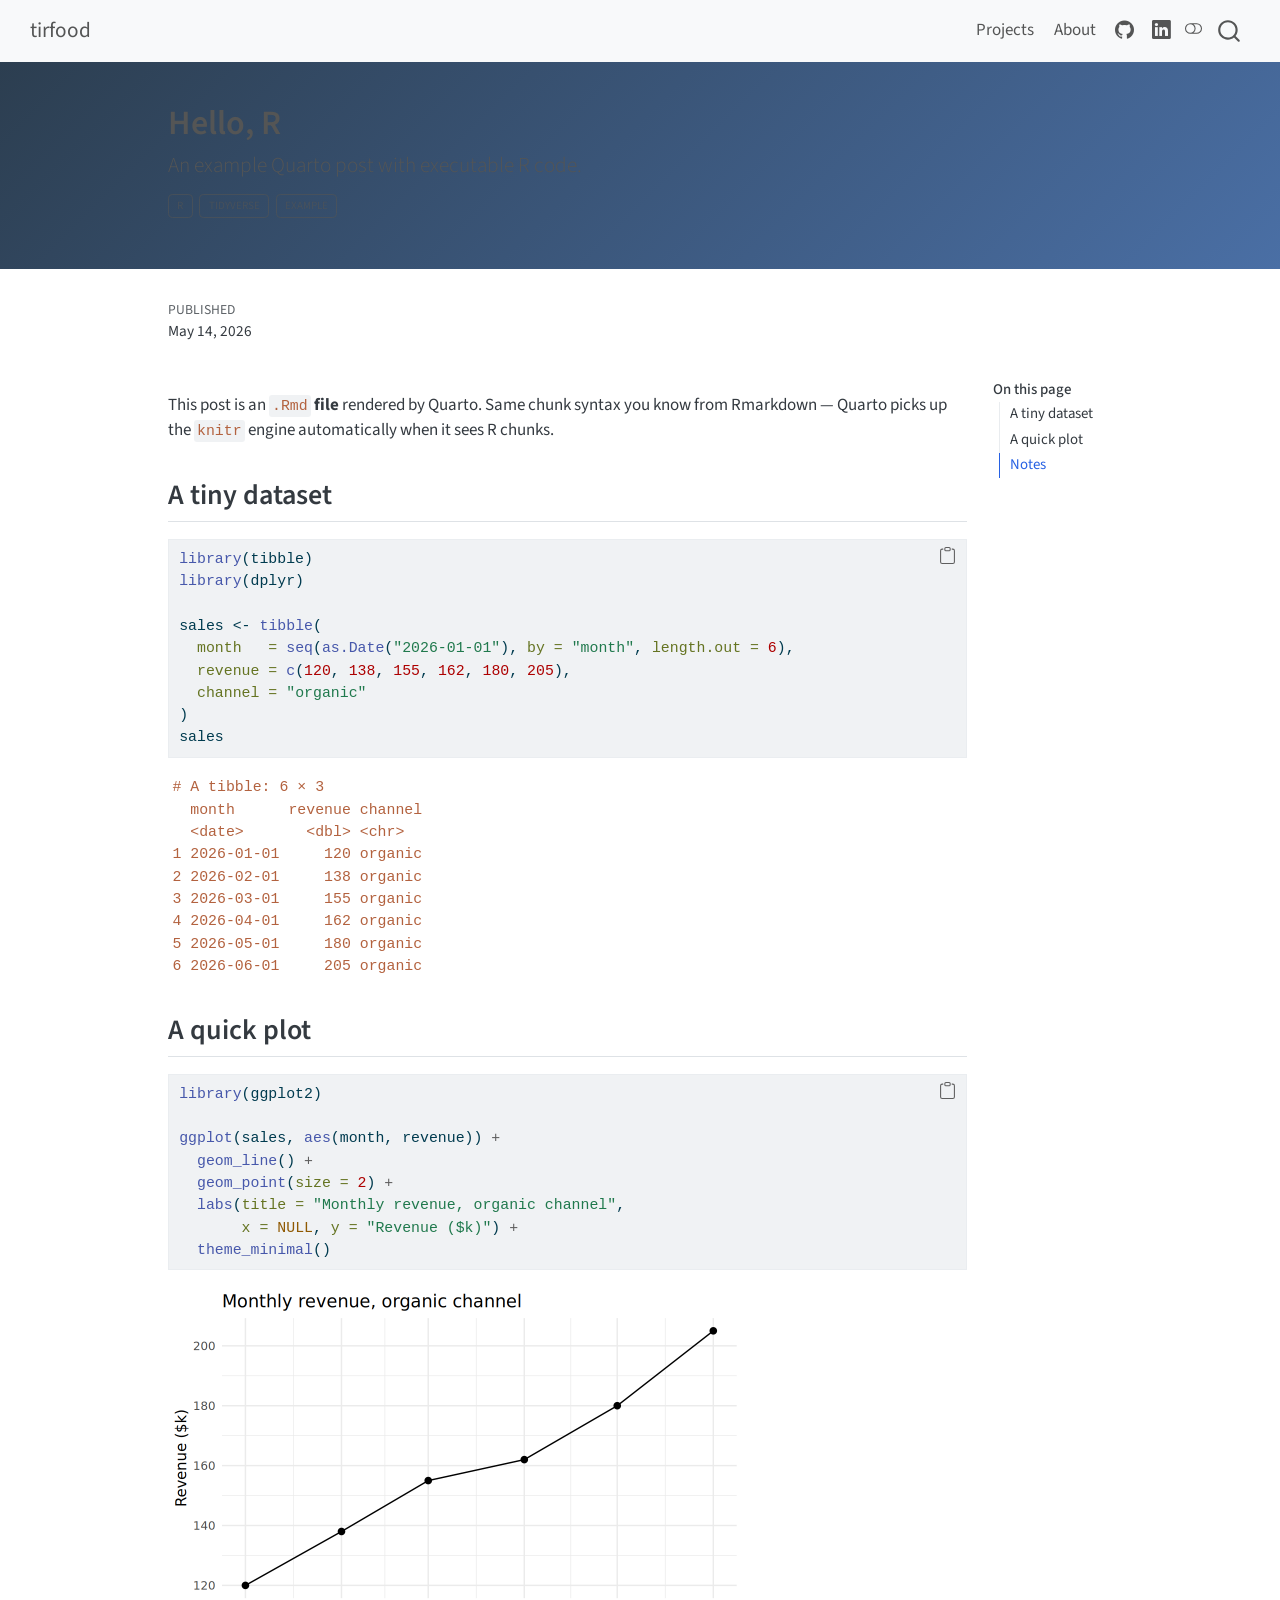
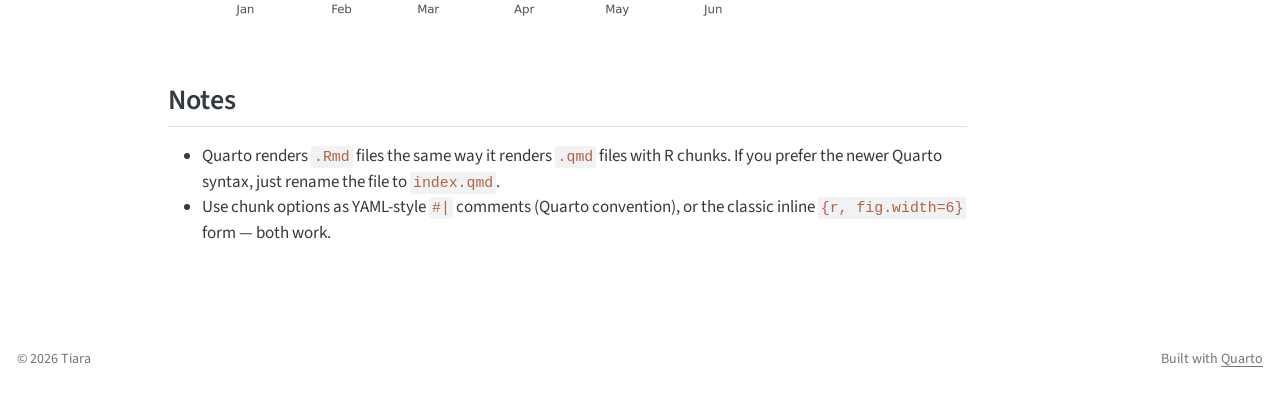
<file: posts/hello-r/index.html>
<!DOCTYPE html>
<html xmlns="http://www.w3.org/1999/xhtml" lang="en" xml:lang="en"><head>

<meta charset="utf-8">
<meta name="generator" content="quarto-1.9.37">

<meta name="viewport" content="width=device-width, initial-scale=1.0, user-scalable=yes">

<meta name="dcterms.date" content="2026-05-14">

<title>Hello, R – tirfood</title>
<style>
/* Default styles provided by pandoc.
** See https://pandoc.org/MANUAL.html#variables-for-html for config info.
*/
code{white-space: pre-wrap;}
span.smallcaps{font-variant: small-caps;}
div.columns{display: flex; gap: min(4vw, 1.5em);}
div.column{flex: auto; overflow-x: auto;}
div.hanging-indent{margin-left: 1.5em; text-indent: -1.5em;}
ul.task-list{list-style: none;}
ul.task-list li input[type="checkbox"] {
  width: 0.8em;
  margin: 0 0.8em 0.2em -1em; /* quarto-specific, see https://github.com/quarto-dev/quarto-cli/issues/4556 */ 
  vertical-align: middle;
}
/* CSS for syntax highlighting */
html { -webkit-text-size-adjust: 100%; }
pre > code.sourceCode { white-space: pre; position: relative; }
pre > code.sourceCode > span { display: inline-block; line-height: 1.25; }
pre > code.sourceCode > span:empty { height: 1.2em; }
.sourceCode { overflow: visible; }
code.sourceCode > span { color: inherit; text-decoration: inherit; }
div.sourceCode { margin: 1em 0; }
pre.sourceCode { margin: 0; }
@media screen {
div.sourceCode { overflow: auto; }
}
@media print {
pre > code.sourceCode { white-space: pre-wrap; }
pre > code.sourceCode > span { text-indent: -5em; padding-left: 5em; }
}
pre.numberSource code
  { counter-reset: source-line 0; }
pre.numberSource code > span
  { position: relative; left: -4em; counter-increment: source-line; }
pre.numberSource code > span > a:first-child::before
  { content: counter(source-line);
    position: relative; left: -1em; text-align: right; vertical-align: baseline;
    border: none; display: inline-block;
    -webkit-touch-callout: none; -webkit-user-select: none;
    -khtml-user-select: none; -moz-user-select: none;
    -ms-user-select: none; user-select: none;
    padding: 0 4px; width: 4em;
  }
pre.numberSource { margin-left: 3em;  padding-left: 4px; }
div.sourceCode
  {   }
@media screen {
pre > code.sourceCode > span > a:first-child::before { text-decoration: underline; }
}
</style>


<script src="../../site_libs/quarto-nav/quarto-nav.js"></script>
<script src="../../site_libs/quarto-nav/headroom.min.js"></script>
<script src="../../site_libs/clipboard/clipboard.min.js"></script>
<script src="../../site_libs/quarto-search/autocomplete.umd.js"></script>
<script src="../../site_libs/quarto-search/fuse.min.js"></script>
<script src="../../site_libs/quarto-search/quarto-search.js"></script>
<meta name="quarto:offset" content="../../">
<script src="../../site_libs/quarto-html/quarto.js" type="module"></script>
<script src="../../site_libs/quarto-html/tabsets/tabsets.js" type="module"></script>
<script src="../../site_libs/quarto-html/popper.min.js"></script>
<script src="../../site_libs/quarto-html/tippy.umd.min.js"></script>
<script src="../../site_libs/quarto-html/anchor.min.js"></script>
<link href="../../site_libs/quarto-html/tippy.css" rel="stylesheet">
<link href="../../site_libs/quarto-html/quarto-syntax-highlighting-7f8f88aac4f3542376d5c11b86a4c14d.css" rel="stylesheet" class="quarto-color-scheme" id="quarto-text-highlighting-styles">
<link href="../../site_libs/quarto-html/quarto-syntax-highlighting-dark-d0ae9245876894da5ac7e18953ecc5cc.css" rel="stylesheet" class="quarto-color-scheme quarto-color-alternate" id="quarto-text-highlighting-styles">
<link href="../../site_libs/quarto-html/quarto-syntax-highlighting-7f8f88aac4f3542376d5c11b86a4c14d.css" rel="stylesheet" class="quarto-color-scheme-extra" id="quarto-text-highlighting-styles">
<script src="../../site_libs/bootstrap/bootstrap.min.js"></script>
<link href="../../site_libs/bootstrap/bootstrap-icons.css" rel="stylesheet">
<link href="../../site_libs/bootstrap/bootstrap-43a696256adf50440414d81198bd6c43.min.css" rel="stylesheet" append-hash="true" class="quarto-color-scheme" id="quarto-bootstrap" data-mode="light">
<link href="../../site_libs/bootstrap/bootstrap-dark-e6a614bff40283066139be46ea108f95.min.css" rel="stylesheet" append-hash="true" class="quarto-color-scheme quarto-color-alternate" id="quarto-bootstrap" data-mode="dark">
<link href="../../site_libs/bootstrap/bootstrap-43a696256adf50440414d81198bd6c43.min.css" rel="stylesheet" append-hash="true" class="quarto-color-scheme-extra" id="quarto-bootstrap" data-mode="light">
<script id="quarto-search-options" type="application/json">{
  "location": "navbar",
  "copy-button": false,
  "collapse-after": 3,
  "panel-placement": "end",
  "type": "overlay",
  "limit": 50,
  "keyboard-shortcut": [
    "f",
    "/",
    "s"
  ],
  "show-item-context": false,
  "language": {
    "search-no-results-text": "No results",
    "search-matching-documents-text": "matching documents",
    "search-copy-link-title": "Copy link to search",
    "search-hide-matches-text": "Hide additional matches",
    "search-more-match-text": "more match in this document",
    "search-more-matches-text": "more matches in this document",
    "search-clear-button-title": "Clear",
    "search-text-placeholder": "",
    "search-detached-cancel-button-title": "Cancel",
    "search-submit-button-title": "Submit",
    "search-label": "Search"
  }
}</script>


<link rel="stylesheet" href="../../styles.css">
</head>

<body class="nav-fixed quarto-light"><script id="quarto-html-before-body" type="application/javascript">
    const toggleBodyColorMode = (bsSheetEl) => {
      const mode = bsSheetEl.getAttribute("data-mode");
      const bodyEl = window.document.querySelector("body");
      if (mode === "dark") {
        bodyEl.classList.add("quarto-dark");
        bodyEl.classList.remove("quarto-light");
      } else {
        bodyEl.classList.add("quarto-light");
        bodyEl.classList.remove("quarto-dark");
      }
    }
    const toggleBodyColorPrimary = () => {
      const bsSheetEl = window.document.querySelector("link#quarto-bootstrap:not([rel=disabled-stylesheet])");
      if (bsSheetEl) {
        toggleBodyColorMode(bsSheetEl);
      }
    }
    const setColorSchemeToggle = (alternate) => {
      const toggles = window.document.querySelectorAll('.quarto-color-scheme-toggle');
      for (let i=0; i < toggles.length; i++) {
        const toggle = toggles[i];
        if (toggle) {
          if (alternate) {
            toggle.classList.add("alternate");
          } else {
            toggle.classList.remove("alternate");
          }
        }
      }
    };
    const toggleColorMode = (alternate) => {
      // Switch the stylesheets
      const primaryStylesheets = window.document.querySelectorAll('link.quarto-color-scheme:not(.quarto-color-alternate)');
      const alternateStylesheets = window.document.querySelectorAll('link.quarto-color-scheme.quarto-color-alternate');
      manageTransitions('#quarto-margin-sidebar .nav-link', false);
      if (alternate) {
        // note: dark is layered on light, we don't disable primary!
        enableStylesheet(alternateStylesheets);
        for (const sheetNode of alternateStylesheets) {
          if (sheetNode.id === "quarto-bootstrap") {
            toggleBodyColorMode(sheetNode);
          }
        }
      } else {
        disableStylesheet(alternateStylesheets);
        enableStylesheet(primaryStylesheets)
        toggleBodyColorPrimary();
      }
      manageTransitions('#quarto-margin-sidebar .nav-link', true);
      // Switch the toggles
      setColorSchemeToggle(alternate)
      // Hack to workaround the fact that safari doesn't
      // properly recolor the scrollbar when toggling (#1455)
      if (navigator.userAgent.indexOf('Safari') > 0 && navigator.userAgent.indexOf('Chrome') == -1) {
        manageTransitions("body", false);
        window.scrollTo(0, 1);
        setTimeout(() => {
          window.scrollTo(0, 0);
          manageTransitions("body", true);
        }, 40);
      }
    }
    const disableStylesheet = (stylesheets) => {
      for (let i=0; i < stylesheets.length; i++) {
        const stylesheet = stylesheets[i];
        stylesheet.rel = 'disabled-stylesheet';
      }
    }
    const enableStylesheet = (stylesheets) => {
      for (let i=0; i < stylesheets.length; i++) {
        const stylesheet = stylesheets[i];
        if(stylesheet.rel !== 'stylesheet') { // for Chrome, which will still FOUC without this check
          stylesheet.rel = 'stylesheet';
        }
      }
    }
    const manageTransitions = (selector, allowTransitions) => {
      const els = window.document.querySelectorAll(selector);
      for (let i=0; i < els.length; i++) {
        const el = els[i];
        if (allowTransitions) {
          el.classList.remove('notransition');
        } else {
          el.classList.add('notransition');
        }
      }
    }
    const isFileUrl = () => {
      return window.location.protocol === 'file:';
    }
    const hasAlternateSentinel = () => {
      let styleSentinel = getColorSchemeSentinel();
      if (styleSentinel !== null) {
        return styleSentinel === "alternate";
      } else {
        return false;
      }
    }
    const setStyleSentinel = (alternate) => {
      const value = alternate ? "alternate" : "default";
      if (!isFileUrl()) {
        window.localStorage.setItem("quarto-color-scheme", value);
      } else {
        localAlternateSentinel = value;
      }
    }
    const getColorSchemeSentinel = () => {
      if (!isFileUrl()) {
        const storageValue = window.localStorage.getItem("quarto-color-scheme");
        return storageValue != null ? storageValue : localAlternateSentinel;
      } else {
        return localAlternateSentinel;
      }
    }
    const toggleGiscusIfUsed = (isAlternate, darkModeDefault) => {
      const baseTheme = document.querySelector('#giscus-base-theme')?.value ?? 'light';
      const alternateTheme = document.querySelector('#giscus-alt-theme')?.value ?? 'dark';
      let newTheme = '';
      if(authorPrefersDark) {
        newTheme = isAlternate ? baseTheme : alternateTheme;
      } else {
        newTheme = isAlternate ? alternateTheme : baseTheme;
      }
      const changeGiscusTheme = () => {
        // From: https://github.com/giscus/giscus/issues/336
        const sendMessage = (message) => {
          const iframe = document.querySelector('iframe.giscus-frame');
          if (!iframe) return;
          iframe.contentWindow.postMessage({ giscus: message }, 'https://giscus.app');
        }
        sendMessage({
          setConfig: {
            theme: newTheme
          }
        });
      }
      const isGiscussLoaded = window.document.querySelector('iframe.giscus-frame') !== null;
      if (isGiscussLoaded) {
        changeGiscusTheme();
      }
    };
    const authorPrefersDark = false;
    const darkModeDefault = authorPrefersDark;
      document.querySelector('link#quarto-text-highlighting-styles.quarto-color-scheme-extra').rel = 'disabled-stylesheet';
      document.querySelector('link#quarto-bootstrap.quarto-color-scheme-extra').rel = 'disabled-stylesheet';
    let localAlternateSentinel = darkModeDefault ? 'alternate' : 'default';
    // Dark / light mode switch
    window.quartoToggleColorScheme = () => {
      // Read the current dark / light value
      let toAlternate = !hasAlternateSentinel();
      toggleColorMode(toAlternate);
      setStyleSentinel(toAlternate);
      toggleGiscusIfUsed(toAlternate, darkModeDefault);
      window.dispatchEvent(new Event('resize'));
    };
    // Switch to dark mode if need be
    if (hasAlternateSentinel()) {
      toggleColorMode(true);
    } else {
      toggleColorMode(false);
    }
  </script>

<div id="quarto-search-results"></div>
  <header id="quarto-header" class="headroom fixed-top quarto-banner">
    <nav class="navbar navbar-expand-lg " data-bs-theme="dark">
      <div class="navbar-container container-fluid">
      <div class="navbar-brand-container mx-auto">
    <a class="navbar-brand" href="../../index.html">
    <span class="navbar-title">tirfood</span>
    </a>
  </div>
            <div id="quarto-search" class="" title="Search"></div>
          <button class="navbar-toggler" type="button" data-bs-toggle="collapse" data-bs-target="#navbarCollapse" aria-controls="navbarCollapse" role="menu" aria-expanded="false" aria-label="Toggle navigation" onclick="if (window.quartoToggleHeadroom) { window.quartoToggleHeadroom(); }">
  <span class="navbar-toggler-icon"></span>
</button>
          <div class="collapse navbar-collapse" id="navbarCollapse">
            <ul class="navbar-nav navbar-nav-scroll ms-auto">
  <li class="nav-item">
    <a class="nav-link" href="../../index.html"> 
<span class="menu-text">Projects</span></a>
  </li>  
  <li class="nav-item">
    <a class="nav-link" href="../../about.html"> 
<span class="menu-text">About</span></a>
  </li>  
  <li class="nav-item compact">
    <a class="nav-link" href="https://github.com/tiaradwiputri"> <i class="bi bi-github" role="img">
</i> 
<span class="menu-text"></span></a>
  </li>  
  <li class="nav-item compact">
    <a class="nav-link" href="https://www.linkedin.com/"> <i class="bi bi-linkedin" role="img">
</i> 
<span class="menu-text"></span></a>
  </li>  
</ul>
          </div> <!-- /navcollapse -->
            <div class="quarto-navbar-tools">
  <a href="" class="quarto-color-scheme-toggle quarto-navigation-tool  px-1" onclick="window.quartoToggleColorScheme(); return false;" title="Toggle dark mode"><i class="bi"></i></a>
</div>
      </div> <!-- /container-fluid -->
    </nav>
</header>
<!-- content -->
<header id="title-block-header" class="quarto-title-block default page-columns page-full">
  <div class="quarto-title-banner page-columns page-full">
    <div class="quarto-title column-body">
      <h1 class="title">Hello, R</h1>
            <p class="subtitle lead">An example Quarto post with executable R code.</p>
                                <div class="quarto-categories">
                <div class="quarto-category">r</div>
                <div class="quarto-category">tidyverse</div>
                <div class="quarto-category">example</div>
              </div>
                  </div>
  </div>
    
  
  <div class="quarto-title-meta">

      
      <div>
      <div class="quarto-title-meta-heading">Published</div>
      <div class="quarto-title-meta-contents">
        <p class="date">May 14, 2026</p>
      </div>
    </div>
    
      
    </div>
    
  
  </header><div id="quarto-content" class="quarto-container page-columns page-rows-contents page-layout-article page-navbar">
<!-- sidebar -->
<!-- margin-sidebar -->
    <div id="quarto-margin-sidebar" class="sidebar margin-sidebar">
        <nav id="TOC" role="doc-toc" class="toc-active">
    <h2 id="toc-title">On this page</h2>
   
  <ul>
  <li><a href="#a-tiny-dataset" id="toc-a-tiny-dataset" class="nav-link active" data-scroll-target="#a-tiny-dataset">A tiny dataset</a></li>
  <li><a href="#a-quick-plot" id="toc-a-quick-plot" class="nav-link" data-scroll-target="#a-quick-plot">A quick plot</a></li>
  <li><a href="#notes" id="toc-notes" class="nav-link" data-scroll-target="#notes">Notes</a></li>
  </ul>
</nav>
    </div>
<!-- main -->
<main class="content quarto-banner-title-block" id="quarto-document-content">






<p>This post is an <strong><code>.Rmd</code> file</strong> rendered by Quarto. Same chunk syntax you know from Rmarkdown — Quarto picks up the <code>knitr</code> engine automatically when it sees R chunks.</p>
<section id="a-tiny-dataset" class="level2">
<h2 class="anchored" data-anchor-id="a-tiny-dataset">A tiny dataset</h2>
<div class="cell">
<div class="code-copy-outer-scaffold"><div class="sourceCode cell-code" id="cb1"><pre class="sourceCode r code-with-copy"><code class="sourceCode r"><span id="cb1-1"><a href="#cb1-1" aria-hidden="true" tabindex="-1"></a><span class="fu">library</span>(tibble)</span>
<span id="cb1-2"><a href="#cb1-2" aria-hidden="true" tabindex="-1"></a><span class="fu">library</span>(dplyr)</span>
<span id="cb1-3"><a href="#cb1-3" aria-hidden="true" tabindex="-1"></a></span>
<span id="cb1-4"><a href="#cb1-4" aria-hidden="true" tabindex="-1"></a>sales <span class="ot">&lt;-</span> <span class="fu">tibble</span>(</span>
<span id="cb1-5"><a href="#cb1-5" aria-hidden="true" tabindex="-1"></a>  <span class="at">month   =</span> <span class="fu">seq</span>(<span class="fu">as.Date</span>(<span class="st">"2026-01-01"</span>), <span class="at">by =</span> <span class="st">"month"</span>, <span class="at">length.out =</span> <span class="dv">6</span>),</span>
<span id="cb1-6"><a href="#cb1-6" aria-hidden="true" tabindex="-1"></a>  <span class="at">revenue =</span> <span class="fu">c</span>(<span class="dv">120</span>, <span class="dv">138</span>, <span class="dv">155</span>, <span class="dv">162</span>, <span class="dv">180</span>, <span class="dv">205</span>),</span>
<span id="cb1-7"><a href="#cb1-7" aria-hidden="true" tabindex="-1"></a>  <span class="at">channel =</span> <span class="st">"organic"</span></span>
<span id="cb1-8"><a href="#cb1-8" aria-hidden="true" tabindex="-1"></a>)</span>
<span id="cb1-9"><a href="#cb1-9" aria-hidden="true" tabindex="-1"></a>sales</span></code></pre></div><button title="Copy to Clipboard" class="code-copy-button"><i class="bi"></i></button></div>
<div class="cell-output cell-output-stdout">
<pre><code># A tibble: 6 × 3
  month      revenue channel
  &lt;date&gt;       &lt;dbl&gt; &lt;chr&gt;  
1 2026-01-01     120 organic
2 2026-02-01     138 organic
3 2026-03-01     155 organic
4 2026-04-01     162 organic
5 2026-05-01     180 organic
6 2026-06-01     205 organic</code></pre>
</div>
</div>
</section>
<section id="a-quick-plot" class="level2">
<h2 class="anchored" data-anchor-id="a-quick-plot">A quick plot</h2>
<div class="cell">
<div class="code-copy-outer-scaffold"><div class="sourceCode cell-code" id="cb3"><pre class="sourceCode r code-with-copy"><code class="sourceCode r"><span id="cb3-1"><a href="#cb3-1" aria-hidden="true" tabindex="-1"></a><span class="fu">library</span>(ggplot2)</span>
<span id="cb3-2"><a href="#cb3-2" aria-hidden="true" tabindex="-1"></a></span>
<span id="cb3-3"><a href="#cb3-3" aria-hidden="true" tabindex="-1"></a><span class="fu">ggplot</span>(sales, <span class="fu">aes</span>(month, revenue)) <span class="sc">+</span></span>
<span id="cb3-4"><a href="#cb3-4" aria-hidden="true" tabindex="-1"></a>  <span class="fu">geom_line</span>() <span class="sc">+</span></span>
<span id="cb3-5"><a href="#cb3-5" aria-hidden="true" tabindex="-1"></a>  <span class="fu">geom_point</span>(<span class="at">size =</span> <span class="dv">2</span>) <span class="sc">+</span></span>
<span id="cb3-6"><a href="#cb3-6" aria-hidden="true" tabindex="-1"></a>  <span class="fu">labs</span>(<span class="at">title =</span> <span class="st">"Monthly revenue, organic channel"</span>,</span>
<span id="cb3-7"><a href="#cb3-7" aria-hidden="true" tabindex="-1"></a>       <span class="at">x =</span> <span class="cn">NULL</span>, <span class="at">y =</span> <span class="st">"Revenue ($k)"</span>) <span class="sc">+</span></span>
<span id="cb3-8"><a href="#cb3-8" aria-hidden="true" tabindex="-1"></a>  <span class="fu">theme_minimal</span>()</span></code></pre></div><button title="Copy to Clipboard" class="code-copy-button"><i class="bi"></i></button></div>
<div class="cell-output-display">
<div>
<figure class="figure">
<p><img src="index_files/figure-html/unnamed-chunk-2-1.png" class="img-fluid figure-img" width="576"></p>
</figure>
</div>
</div>
</div>
</section>
<section id="notes" class="level2">
<h2 class="anchored" data-anchor-id="notes">Notes</h2>
<ul>
<li>Quarto renders <code>.Rmd</code> files the same way it renders <code>.qmd</code> files with R chunks. If you prefer the newer Quarto syntax, just rename the file to <code>index.qmd</code>.</li>
<li>Use chunk options as YAML-style <code>#|</code> comments (Quarto convention), or the classic inline <code>{r, fig.width=6}</code> form — both work.</li>
</ul>


</section>

</main> <!-- /main -->
<script id="quarto-html-after-body" type="application/javascript">
  window.document.addEventListener("DOMContentLoaded", function (event) {
    // Ensure there is a toggle, if there isn't float one in the top right
    if (window.document.querySelector('.quarto-color-scheme-toggle') === null) {
      const a = window.document.createElement('a');
      a.classList.add('top-right');
      a.classList.add('quarto-color-scheme-toggle');
      a.href = "";
      a.onclick = function() { try { window.quartoToggleColorScheme(); } catch {} return false; };
      const i = window.document.createElement("i");
      i.classList.add('bi');
      a.appendChild(i);
      window.document.body.appendChild(a);
    }
    setColorSchemeToggle(hasAlternateSentinel())
    const icon = "";
    const anchorJS = new window.AnchorJS();
    anchorJS.options = {
      placement: 'right',
      icon: icon
    };
    anchorJS.add('.anchored');
    const isCodeAnnotation = (el) => {
      for (const clz of el.classList) {
        if (clz.startsWith('code-annotation-')) {                     
          return true;
        }
      }
      return false;
    }
    const onCopySuccess = function(e) {
      // button target
      const button = e.trigger;
      // don't keep focus
      button.blur();
      // flash "checked"
      button.classList.add('code-copy-button-checked');
      var currentTitle = button.getAttribute("title");
      button.setAttribute("title", "Copied!");
      let tooltip;
      if (window.bootstrap) {
        button.setAttribute("data-bs-toggle", "tooltip");
        button.setAttribute("data-bs-placement", "left");
        button.setAttribute("data-bs-title", "Copied!");
        tooltip = new bootstrap.Tooltip(button, 
          { trigger: "manual", 
            customClass: "code-copy-button-tooltip",
            offset: [0, -8]});
        tooltip.show();    
      }
      setTimeout(function() {
        if (tooltip) {
          tooltip.hide();
          button.removeAttribute("data-bs-title");
          button.removeAttribute("data-bs-toggle");
          button.removeAttribute("data-bs-placement");
        }
        button.setAttribute("title", currentTitle);
        button.classList.remove('code-copy-button-checked');
      }, 1000);
      // clear code selection
      e.clearSelection();
    }
    const getTextToCopy = function(trigger) {
      const outerScaffold = trigger.parentElement.cloneNode(true);
      const codeEl = outerScaffold.querySelector('code');
      for (const childEl of codeEl.children) {
        if (isCodeAnnotation(childEl)) {
          childEl.remove();
        }
      }
      return codeEl.innerText;
    }
    const clipboard = new window.ClipboardJS('.code-copy-button:not([data-in-quarto-modal])', {
      text: getTextToCopy
    });
    clipboard.on('success', onCopySuccess);
    if (window.document.getElementById('quarto-embedded-source-code-modal')) {
      const clipboardModal = new window.ClipboardJS('.code-copy-button[data-in-quarto-modal]', {
        text: getTextToCopy,
        container: window.document.getElementById('quarto-embedded-source-code-modal')
      });
      clipboardModal.on('success', onCopySuccess);
    }
      var localhostRegex = new RegExp(/^(?:http|https):\/\/localhost\:?[0-9]*\//);
      var mailtoRegex = new RegExp(/^mailto:/);
        var filterRegex = new RegExp("https:\/\/tiaradwiputri\.github\.io\/tirfood");
      var isInternal = (href) => {
          return filterRegex.test(href) || localhostRegex.test(href) || mailtoRegex.test(href);
      }
      // Inspect non-navigation links and adorn them if external
     var links = window.document.querySelectorAll('a[href]:not(.nav-link):not(.navbar-brand):not(.toc-action):not(.sidebar-link):not(.sidebar-item-toggle):not(.pagination-link):not(.no-external):not([aria-hidden]):not(.dropdown-item):not(.quarto-navigation-tool):not(.about-link)');
      for (var i=0; i<links.length; i++) {
        const link = links[i];
        if (!isInternal(link.href)) {
          // undo the damage that might have been done by quarto-nav.js in the case of
          // links that we want to consider external
          if (link.dataset.originalHref !== undefined) {
            link.href = link.dataset.originalHref;
          }
        }
      }
    function tippyHover(el, contentFn, onTriggerFn, onUntriggerFn) {
      const config = {
        allowHTML: true,
        maxWidth: 500,
        delay: 100,
        arrow: false,
        appendTo: function(el) {
            return el.parentElement;
        },
        interactive: true,
        interactiveBorder: 10,
        theme: 'quarto',
        placement: 'bottom-start',
      };
      if (contentFn) {
        config.content = contentFn;
      }
      if (onTriggerFn) {
        config.onTrigger = onTriggerFn;
      }
      if (onUntriggerFn) {
        config.onUntrigger = onUntriggerFn;
      }
      window.tippy(el, config); 
    }
    const noterefs = window.document.querySelectorAll('a[role="doc-noteref"]');
    for (var i=0; i<noterefs.length; i++) {
      const ref = noterefs[i];
      tippyHover(ref, function() {
        // use id or data attribute instead here
        let href = ref.getAttribute('data-footnote-href') || ref.getAttribute('href');
        try { href = new URL(href).hash; } catch {}
        const id = href.replace(/^#\/?/, "");
        const note = window.document.getElementById(id);
        if (note) {
          return note.innerHTML;
        } else {
          return "";
        }
      });
    }
    const xrefs = window.document.querySelectorAll('a.quarto-xref');
    const processXRef = (id, note) => {
      // Strip column container classes
      const stripColumnClz = (el) => {
        el.classList.remove("page-full", "page-columns");
        if (el.children) {
          for (const child of el.children) {
            stripColumnClz(child);
          }
        }
      }
      stripColumnClz(note)
      if (id === null || id.startsWith('sec-')) {
        // Special case sections, only their first couple elements
        const container = document.createElement("div");
        if (note.children && note.children.length > 2) {
          container.appendChild(note.children[0].cloneNode(true));
          for (let i = 1; i < note.children.length; i++) {
            const child = note.children[i];
            if (child.tagName === "P" && child.innerText === "") {
              continue;
            } else {
              container.appendChild(child.cloneNode(true));
              break;
            }
          }
          if (window.Quarto?.typesetMath) {
            window.Quarto.typesetMath(container);
          }
          return container.innerHTML
        } else {
          if (window.Quarto?.typesetMath) {
            window.Quarto.typesetMath(note);
          }
          return note.innerHTML;
        }
      } else {
        // Remove any anchor links if they are present
        const anchorLink = note.querySelector('a.anchorjs-link');
        if (anchorLink) {
          anchorLink.remove();
        }
        if (window.Quarto?.typesetMath) {
          window.Quarto.typesetMath(note);
        }
        if (note.classList.contains("callout")) {
          return note.outerHTML;
        } else {
          return note.innerHTML;
        }
      }
    }
    for (var i=0; i<xrefs.length; i++) {
      const xref = xrefs[i];
      tippyHover(xref, undefined, function(instance) {
        instance.disable();
        let url = xref.getAttribute('href');
        let hash = undefined; 
        if (url.startsWith('#')) {
          hash = url;
        } else {
          try { hash = new URL(url).hash; } catch {}
        }
        if (hash) {
          const id = hash.replace(/^#\/?/, "");
          const note = window.document.getElementById(id);
          if (note !== null) {
            try {
              const html = processXRef(id, note.cloneNode(true));
              instance.setContent(html);
            } finally {
              instance.enable();
              instance.show();
            }
          } else {
            // See if we can fetch this
            fetch(url.split('#')[0])
            .then(res => res.text())
            .then(html => {
              const parser = new DOMParser();
              const htmlDoc = parser.parseFromString(html, "text/html");
              const note = htmlDoc.getElementById(id);
              if (note !== null) {
                const html = processXRef(id, note);
                instance.setContent(html);
              } 
            }).finally(() => {
              instance.enable();
              instance.show();
            });
          }
        } else {
          // See if we can fetch a full url (with no hash to target)
          // This is a special case and we should probably do some content thinning / targeting
          fetch(url)
          .then(res => res.text())
          .then(html => {
            const parser = new DOMParser();
            const htmlDoc = parser.parseFromString(html, "text/html");
            const note = htmlDoc.querySelector('main.content');
            if (note !== null) {
              // This should only happen for chapter cross references
              // (since there is no id in the URL)
              // remove the first header
              if (note.children.length > 0 && note.children[0].tagName === "HEADER") {
                note.children[0].remove();
              }
              const html = processXRef(null, note);
              instance.setContent(html);
            } 
          }).finally(() => {
            instance.enable();
            instance.show();
          });
        }
      }, function(instance) {
      });
    }
        let selectedAnnoteEl;
        const selectorForAnnotation = ( cell, annotation) => {
          let cellAttr = 'data-code-cell="' + cell + '"';
          let lineAttr = 'data-code-annotation="' +  annotation + '"';
          const selector = 'span[' + cellAttr + '][' + lineAttr + ']';
          return selector;
        }
        const selectCodeLines = (annoteEl) => {
          const doc = window.document;
          const targetCell = annoteEl.getAttribute("data-target-cell");
          const targetAnnotation = annoteEl.getAttribute("data-target-annotation");
          const annoteSpan = window.document.querySelector(selectorForAnnotation(targetCell, targetAnnotation));
          const lines = annoteSpan.getAttribute("data-code-lines").split(",");
          const lineIds = lines.map((line) => {
            return targetCell + "-" + line;
          })
          let top = null;
          let height = null;
          let parent = null;
          if (lineIds.length > 0) {
              //compute the position of the single el (top and bottom and make a div)
              const el = window.document.getElementById(lineIds[0]);
              top = el.offsetTop;
              height = el.offsetHeight;
              parent = el.parentElement.parentElement;
            if (lineIds.length > 1) {
              const lastEl = window.document.getElementById(lineIds[lineIds.length - 1]);
              const bottom = lastEl.offsetTop + lastEl.offsetHeight;
              height = bottom - top;
            }
            if (top !== null && height !== null && parent !== null) {
              // cook up a div (if necessary) and position it 
              let div = window.document.getElementById("code-annotation-line-highlight");
              if (div === null) {
                div = window.document.createElement("div");
                div.setAttribute("id", "code-annotation-line-highlight");
                div.style.position = 'absolute';
                parent.appendChild(div);
              }
              div.style.top = top - 2 + "px";
              div.style.height = height + 4 + "px";
              div.style.left = 0;
              let gutterDiv = window.document.getElementById("code-annotation-line-highlight-gutter");
              if (gutterDiv === null) {
                gutterDiv = window.document.createElement("div");
                gutterDiv.setAttribute("id", "code-annotation-line-highlight-gutter");
                gutterDiv.style.position = 'absolute';
                const codeCell = window.document.getElementById(targetCell);
                const gutter = codeCell.querySelector('.code-annotation-gutter');
                gutter.appendChild(gutterDiv);
              }
              gutterDiv.style.top = top - 2 + "px";
              gutterDiv.style.height = height + 4 + "px";
            }
            selectedAnnoteEl = annoteEl;
          }
        };
        const unselectCodeLines = () => {
          const elementsIds = ["code-annotation-line-highlight", "code-annotation-line-highlight-gutter"];
          elementsIds.forEach((elId) => {
            const div = window.document.getElementById(elId);
            if (div) {
              div.remove();
            }
          });
          selectedAnnoteEl = undefined;
        };
          // Handle positioning of the toggle
      window.addEventListener(
        "resize",
        throttle(() => {
          elRect = undefined;
          if (selectedAnnoteEl) {
            selectCodeLines(selectedAnnoteEl);
          }
        }, 10)
      );
      function throttle(fn, ms) {
      let throttle = false;
      let timer;
        return (...args) => {
          if(!throttle) { // first call gets through
              fn.apply(this, args);
              throttle = true;
          } else { // all the others get throttled
              if(timer) clearTimeout(timer); // cancel #2
              timer = setTimeout(() => {
                fn.apply(this, args);
                timer = throttle = false;
              }, ms);
          }
        };
      }
        // Attach click handler to the DT
        const annoteDls = window.document.querySelectorAll('dt[data-target-cell]');
        for (const annoteDlNode of annoteDls) {
          annoteDlNode.addEventListener('click', (event) => {
            const clickedEl = event.target;
            if (clickedEl !== selectedAnnoteEl) {
              unselectCodeLines();
              const activeEl = window.document.querySelector('dt[data-target-cell].code-annotation-active');
              if (activeEl) {
                activeEl.classList.remove('code-annotation-active');
              }
              selectCodeLines(clickedEl);
              clickedEl.classList.add('code-annotation-active');
            } else {
              // Unselect the line
              unselectCodeLines();
              clickedEl.classList.remove('code-annotation-active');
            }
          });
        }
    const findCites = (el) => {
      const parentEl = el.parentElement;
      if (parentEl) {
        const cites = parentEl.dataset.cites;
        if (cites) {
          return {
            el,
            cites: cites.split(' ')
          };
        } else {
          return findCites(el.parentElement)
        }
      } else {
        return undefined;
      }
    };
    var bibliorefs = window.document.querySelectorAll('a[role="doc-biblioref"]');
    for (var i=0; i<bibliorefs.length; i++) {
      const ref = bibliorefs[i];
      const citeInfo = findCites(ref);
      if (citeInfo) {
        tippyHover(citeInfo.el, function() {
          var popup = window.document.createElement('div');
          citeInfo.cites.forEach(function(cite) {
            var citeDiv = window.document.createElement('div');
            citeDiv.classList.add('hanging-indent');
            citeDiv.classList.add('csl-entry');
            var biblioDiv = window.document.getElementById('ref-' + cite);
            if (biblioDiv) {
              citeDiv.innerHTML = biblioDiv.innerHTML;
            }
            popup.appendChild(citeDiv);
          });
          return popup.innerHTML;
        });
      }
    }
  });
  </script>
</div> <!-- /content -->
<footer class="footer">
  <div class="nav-footer">
    <div class="nav-footer-left">
<p>© 2026 Tiara</p>
</div>   
    <div class="nav-footer-center">
      &nbsp;
    </div>
    <div class="nav-footer-right">
<p>Built with <a href="https://quarto.org/">Quarto</a></p>
</div>
  </div>
</footer>




</body></html>
</file>
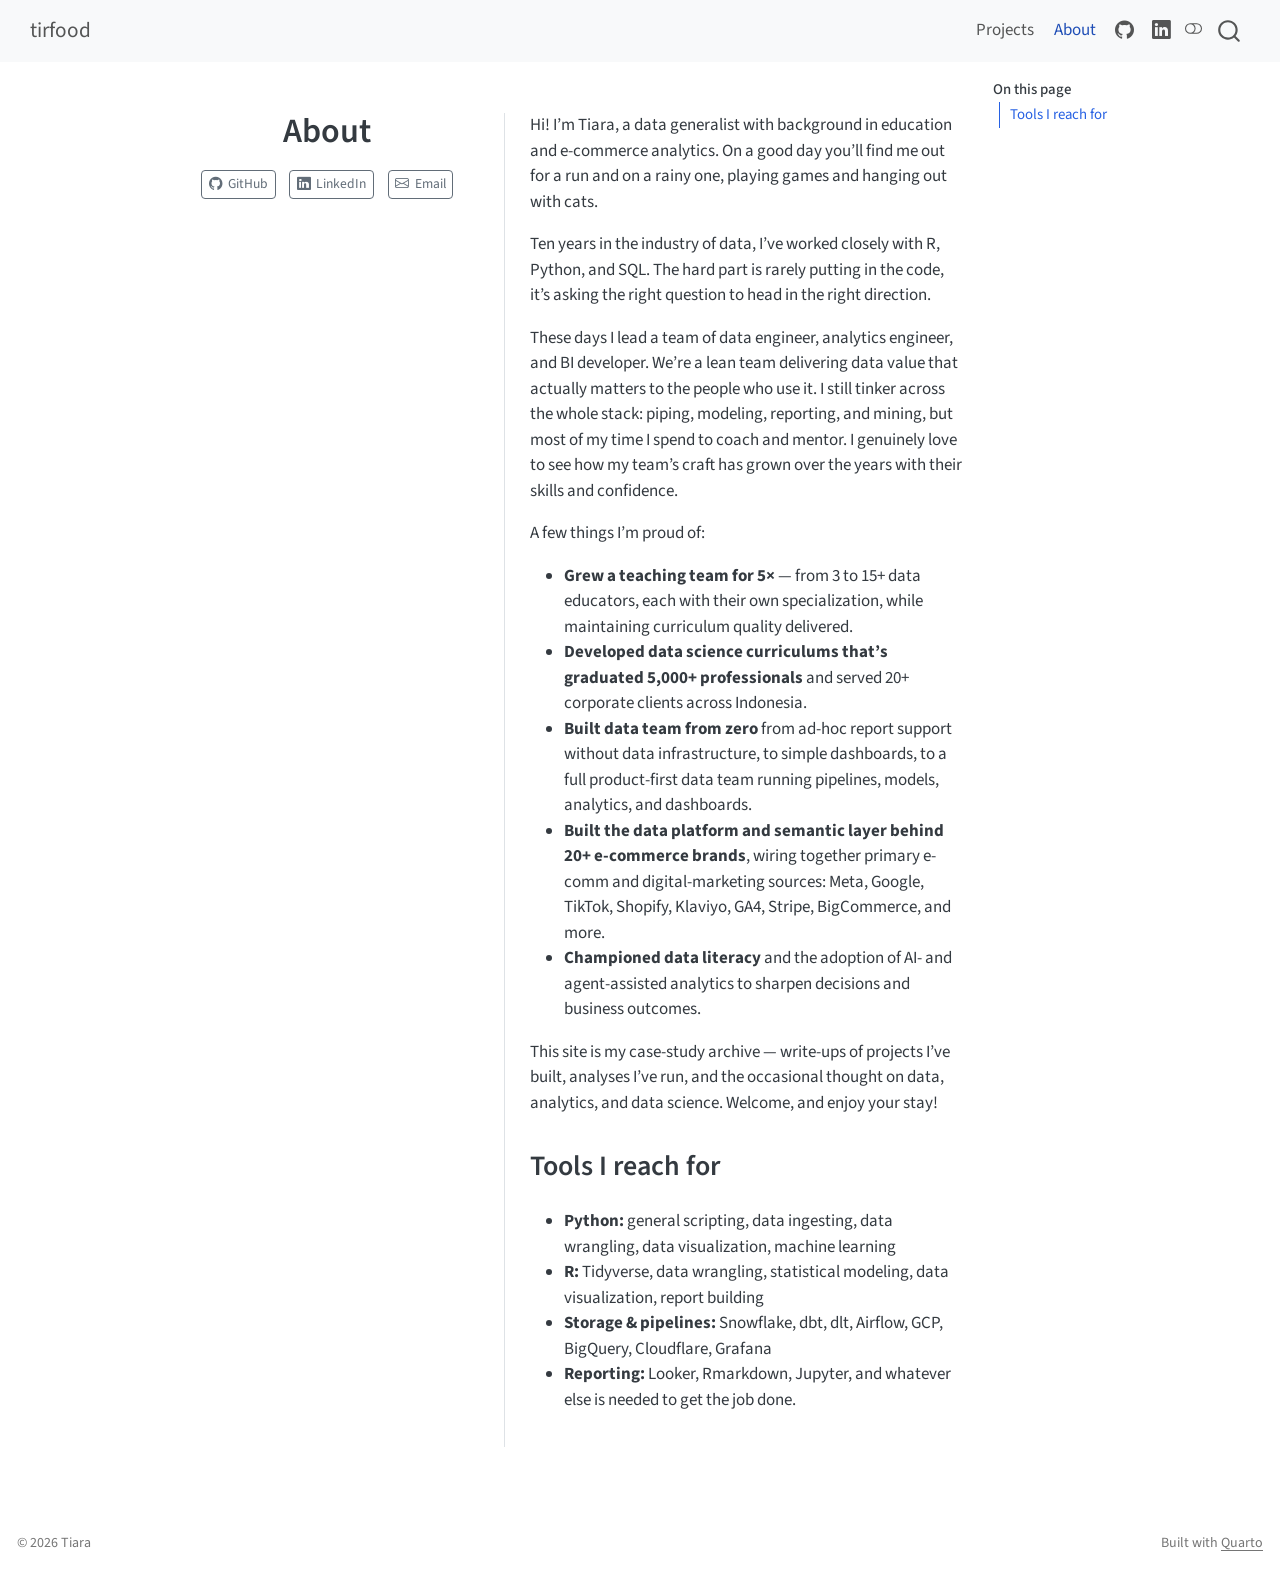
<file: about.html>
<!DOCTYPE html>
<html xmlns="http://www.w3.org/1999/xhtml" lang="en" xml:lang="en"><head>

<meta charset="utf-8">
<meta name="generator" content="quarto-1.9.37">

<meta name="viewport" content="width=device-width, initial-scale=1.0, user-scalable=yes">


<title>About – tirfood</title>
<style>
/* Default styles provided by pandoc.
** See https://pandoc.org/MANUAL.html#variables-for-html for config info.
*/
code{white-space: pre-wrap;}
span.smallcaps{font-variant: small-caps;}
div.columns{display: flex; gap: min(4vw, 1.5em);}
div.column{flex: auto; overflow-x: auto;}
div.hanging-indent{margin-left: 1.5em; text-indent: -1.5em;}
ul.task-list{list-style: none;}
ul.task-list li input[type="checkbox"] {
  width: 0.8em;
  margin: 0 0.8em 0.2em -1em; /* quarto-specific, see https://github.com/quarto-dev/quarto-cli/issues/4556 */ 
  vertical-align: middle;
}
</style>


<script src="site_libs/quarto-nav/quarto-nav.js"></script>
<script src="site_libs/quarto-nav/headroom.min.js"></script>
<script src="site_libs/clipboard/clipboard.min.js"></script>
<script src="site_libs/quarto-search/autocomplete.umd.js"></script>
<script src="site_libs/quarto-search/fuse.min.js"></script>
<script src="site_libs/quarto-search/quarto-search.js"></script>
<meta name="quarto:offset" content="./">
<script src="site_libs/quarto-html/quarto.js" type="module"></script>
<script src="site_libs/quarto-html/tabsets/tabsets.js" type="module"></script>
<script src="site_libs/quarto-html/popper.min.js"></script>
<script src="site_libs/quarto-html/tippy.umd.min.js"></script>
<link href="site_libs/quarto-html/tippy.css" rel="stylesheet">
<link href="site_libs/quarto-html/quarto-syntax-highlighting-7f8f88aac4f3542376d5c11b86a4c14d.css" rel="stylesheet" class="quarto-color-scheme" id="quarto-text-highlighting-styles">
<link href="site_libs/quarto-html/quarto-syntax-highlighting-dark-d0ae9245876894da5ac7e18953ecc5cc.css" rel="stylesheet" class="quarto-color-scheme quarto-color-alternate" id="quarto-text-highlighting-styles">
<link href="site_libs/quarto-html/quarto-syntax-highlighting-7f8f88aac4f3542376d5c11b86a4c14d.css" rel="stylesheet" class="quarto-color-scheme-extra" id="quarto-text-highlighting-styles">
<script src="site_libs/bootstrap/bootstrap.min.js"></script>
<link href="site_libs/bootstrap/bootstrap-icons.css" rel="stylesheet">
<link href="site_libs/bootstrap/bootstrap-43a696256adf50440414d81198bd6c43.min.css" rel="stylesheet" append-hash="true" class="quarto-color-scheme" id="quarto-bootstrap" data-mode="light">
<link href="site_libs/bootstrap/bootstrap-dark-e6a614bff40283066139be46ea108f95.min.css" rel="stylesheet" append-hash="true" class="quarto-color-scheme quarto-color-alternate" id="quarto-bootstrap" data-mode="dark">
<link href="site_libs/bootstrap/bootstrap-43a696256adf50440414d81198bd6c43.min.css" rel="stylesheet" append-hash="true" class="quarto-color-scheme-extra" id="quarto-bootstrap" data-mode="light">
<script id="quarto-search-options" type="application/json">{
  "location": "navbar",
  "copy-button": false,
  "collapse-after": 3,
  "panel-placement": "end",
  "type": "overlay",
  "limit": 50,
  "keyboard-shortcut": [
    "f",
    "/",
    "s"
  ],
  "show-item-context": false,
  "language": {
    "search-no-results-text": "No results",
    "search-matching-documents-text": "matching documents",
    "search-copy-link-title": "Copy link to search",
    "search-hide-matches-text": "Hide additional matches",
    "search-more-match-text": "more match in this document",
    "search-more-matches-text": "more matches in this document",
    "search-clear-button-title": "Clear",
    "search-text-placeholder": "",
    "search-detached-cancel-button-title": "Cancel",
    "search-submit-button-title": "Submit",
    "search-label": "Search"
  }
}</script>


<link rel="stylesheet" href="styles.css">
</head>

<body class="nav-fixed quarto-light"><script id="quarto-html-before-body" type="application/javascript">
    const toggleBodyColorMode = (bsSheetEl) => {
      const mode = bsSheetEl.getAttribute("data-mode");
      const bodyEl = window.document.querySelector("body");
      if (mode === "dark") {
        bodyEl.classList.add("quarto-dark");
        bodyEl.classList.remove("quarto-light");
      } else {
        bodyEl.classList.add("quarto-light");
        bodyEl.classList.remove("quarto-dark");
      }
    }
    const toggleBodyColorPrimary = () => {
      const bsSheetEl = window.document.querySelector("link#quarto-bootstrap:not([rel=disabled-stylesheet])");
      if (bsSheetEl) {
        toggleBodyColorMode(bsSheetEl);
      }
    }
    const setColorSchemeToggle = (alternate) => {
      const toggles = window.document.querySelectorAll('.quarto-color-scheme-toggle');
      for (let i=0; i < toggles.length; i++) {
        const toggle = toggles[i];
        if (toggle) {
          if (alternate) {
            toggle.classList.add("alternate");
          } else {
            toggle.classList.remove("alternate");
          }
        }
      }
    };
    const toggleColorMode = (alternate) => {
      // Switch the stylesheets
      const primaryStylesheets = window.document.querySelectorAll('link.quarto-color-scheme:not(.quarto-color-alternate)');
      const alternateStylesheets = window.document.querySelectorAll('link.quarto-color-scheme.quarto-color-alternate');
      manageTransitions('#quarto-margin-sidebar .nav-link', false);
      if (alternate) {
        // note: dark is layered on light, we don't disable primary!
        enableStylesheet(alternateStylesheets);
        for (const sheetNode of alternateStylesheets) {
          if (sheetNode.id === "quarto-bootstrap") {
            toggleBodyColorMode(sheetNode);
          }
        }
      } else {
        disableStylesheet(alternateStylesheets);
        enableStylesheet(primaryStylesheets)
        toggleBodyColorPrimary();
      }
      manageTransitions('#quarto-margin-sidebar .nav-link', true);
      // Switch the toggles
      setColorSchemeToggle(alternate)
      // Hack to workaround the fact that safari doesn't
      // properly recolor the scrollbar when toggling (#1455)
      if (navigator.userAgent.indexOf('Safari') > 0 && navigator.userAgent.indexOf('Chrome') == -1) {
        manageTransitions("body", false);
        window.scrollTo(0, 1);
        setTimeout(() => {
          window.scrollTo(0, 0);
          manageTransitions("body", true);
        }, 40);
      }
    }
    const disableStylesheet = (stylesheets) => {
      for (let i=0; i < stylesheets.length; i++) {
        const stylesheet = stylesheets[i];
        stylesheet.rel = 'disabled-stylesheet';
      }
    }
    const enableStylesheet = (stylesheets) => {
      for (let i=0; i < stylesheets.length; i++) {
        const stylesheet = stylesheets[i];
        if(stylesheet.rel !== 'stylesheet') { // for Chrome, which will still FOUC without this check
          stylesheet.rel = 'stylesheet';
        }
      }
    }
    const manageTransitions = (selector, allowTransitions) => {
      const els = window.document.querySelectorAll(selector);
      for (let i=0; i < els.length; i++) {
        const el = els[i];
        if (allowTransitions) {
          el.classList.remove('notransition');
        } else {
          el.classList.add('notransition');
        }
      }
    }
    const isFileUrl = () => {
      return window.location.protocol === 'file:';
    }
    const hasAlternateSentinel = () => {
      let styleSentinel = getColorSchemeSentinel();
      if (styleSentinel !== null) {
        return styleSentinel === "alternate";
      } else {
        return false;
      }
    }
    const setStyleSentinel = (alternate) => {
      const value = alternate ? "alternate" : "default";
      if (!isFileUrl()) {
        window.localStorage.setItem("quarto-color-scheme", value);
      } else {
        localAlternateSentinel = value;
      }
    }
    const getColorSchemeSentinel = () => {
      if (!isFileUrl()) {
        const storageValue = window.localStorage.getItem("quarto-color-scheme");
        return storageValue != null ? storageValue : localAlternateSentinel;
      } else {
        return localAlternateSentinel;
      }
    }
    const toggleGiscusIfUsed = (isAlternate, darkModeDefault) => {
      const baseTheme = document.querySelector('#giscus-base-theme')?.value ?? 'light';
      const alternateTheme = document.querySelector('#giscus-alt-theme')?.value ?? 'dark';
      let newTheme = '';
      if(authorPrefersDark) {
        newTheme = isAlternate ? baseTheme : alternateTheme;
      } else {
        newTheme = isAlternate ? alternateTheme : baseTheme;
      }
      const changeGiscusTheme = () => {
        // From: https://github.com/giscus/giscus/issues/336
        const sendMessage = (message) => {
          const iframe = document.querySelector('iframe.giscus-frame');
          if (!iframe) return;
          iframe.contentWindow.postMessage({ giscus: message }, 'https://giscus.app');
        }
        sendMessage({
          setConfig: {
            theme: newTheme
          }
        });
      }
      const isGiscussLoaded = window.document.querySelector('iframe.giscus-frame') !== null;
      if (isGiscussLoaded) {
        changeGiscusTheme();
      }
    };
    const authorPrefersDark = false;
    const darkModeDefault = authorPrefersDark;
      document.querySelector('link#quarto-text-highlighting-styles.quarto-color-scheme-extra').rel = 'disabled-stylesheet';
      document.querySelector('link#quarto-bootstrap.quarto-color-scheme-extra').rel = 'disabled-stylesheet';
    let localAlternateSentinel = darkModeDefault ? 'alternate' : 'default';
    // Dark / light mode switch
    window.quartoToggleColorScheme = () => {
      // Read the current dark / light value
      let toAlternate = !hasAlternateSentinel();
      toggleColorMode(toAlternate);
      setStyleSentinel(toAlternate);
      toggleGiscusIfUsed(toAlternate, darkModeDefault);
      window.dispatchEvent(new Event('resize'));
    };
    // Switch to dark mode if need be
    if (hasAlternateSentinel()) {
      toggleColorMode(true);
    } else {
      toggleColorMode(false);
    }
  </script>

<div id="quarto-search-results"></div>
  <header id="quarto-header" class="headroom fixed-top">
    <nav class="navbar navbar-expand-lg " data-bs-theme="dark">
      <div class="navbar-container container-fluid">
      <div class="navbar-brand-container mx-auto">
    <a class="navbar-brand" href="./index.html">
    <span class="navbar-title">tirfood</span>
    </a>
  </div>
            <div id="quarto-search" class="" title="Search"></div>
          <button class="navbar-toggler" type="button" data-bs-toggle="collapse" data-bs-target="#navbarCollapse" aria-controls="navbarCollapse" role="menu" aria-expanded="false" aria-label="Toggle navigation" onclick="if (window.quartoToggleHeadroom) { window.quartoToggleHeadroom(); }">
  <span class="navbar-toggler-icon"></span>
</button>
          <div class="collapse navbar-collapse" id="navbarCollapse">
            <ul class="navbar-nav navbar-nav-scroll ms-auto">
  <li class="nav-item">
    <a class="nav-link" href="./index.html"> 
<span class="menu-text">Projects</span></a>
  </li>  
  <li class="nav-item">
    <a class="nav-link active" href="./about.html" aria-current="page"> 
<span class="menu-text">About</span></a>
  </li>  
  <li class="nav-item compact">
    <a class="nav-link" href="https://github.com/tiaradwiputri"> <i class="bi bi-github" role="img">
</i> 
<span class="menu-text"></span></a>
  </li>  
  <li class="nav-item compact">
    <a class="nav-link" href="https://www.linkedin.com/"> <i class="bi bi-linkedin" role="img">
</i> 
<span class="menu-text"></span></a>
  </li>  
</ul>
          </div> <!-- /navcollapse -->
            <div class="quarto-navbar-tools">
  <a href="" class="quarto-color-scheme-toggle quarto-navigation-tool  px-1" onclick="window.quartoToggleColorScheme(); return false;" title="Toggle dark mode"><i class="bi"></i></a>
</div>
      </div> <!-- /container-fluid -->
    </nav>
</header>
<!-- content -->
<div id="quarto-content" class="quarto-container page-columns page-rows-contents page-layout-article page-navbar">
<!-- sidebar -->
<!-- margin-sidebar -->
    <div id="quarto-margin-sidebar" class="sidebar margin-sidebar">
        <nav id="TOC" role="doc-toc" class="toc-active">
    <h2 id="toc-title">On this page</h2>
  <ul>
  <li><a href="#tools-i-reach-for" id="toc-tools-i-reach-for" class="nav-link active" data-scroll-target="#tools-i-reach-for">Tools I reach for</a></li>
  </ul>
</nav>
    </div>
<!-- main -->
<div class="quarto-about-trestles">
  <div class="about-entity">
<header id="title-block-header" class="quarto-title-block default">
<div class="quarto-title">
<h1 class="title">About</h1>
</div>
<div class="quarto-title-meta">
  </div>
</header>
    <div class="about-links">
  <a href="https://github.com/tiaradwiputri" class="about-link" rel="" target="">
    <i class="bi bi-github"></i>
     <span class="about-link-text">GitHub</span>
  </a>
  <a href="https://www.linkedin.com/in/tiaradwptr/" class="about-link" rel="" target="">
    <i class="bi bi-linkedin"></i>
     <span class="about-link-text">LinkedIn</span>
  </a>
  <a href="mailto:tiara.dwiputri94@gmail.com" class="about-link" rel="" target="">
    <i class="bi bi-envelope"></i>
     <span class="about-link-text">Email</span>
  </a>
</div>
  </div>
  <div class="about-contents"><main class="content" id="quarto-document-content">


<p>Hi! I’m Tiara, a data generalist with background in education and e-commerce analytics. On a good day you’ll find me out for a run and on a rainy one, playing games and hanging out with cats.</p>
<p>Ten years in the industry of data, I’ve worked closely with R, Python, and SQL. The hard part is rarely putting in the code, it’s asking the right question to head in the right direction.</p>
<p>These days I lead a team of data engineer, analytics engineer, and BI developer. We’re a lean team delivering data value that actually matters to the people who use it. I still tinker across the whole stack: piping, modeling, reporting, and mining, but most of my time I spend to coach and mentor. I genuinely love to see how my team’s craft has grown over the years with their skills and confidence.</p>
<p>A few things I’m proud of:</p>
<ul>
<li><strong>Grew a teaching team for 5×</strong> — from 3 to 15+ data educators, each with their own specialization, while maintaining curriculum quality delivered.</li>
<li><strong>Developed data science curriculums that’s graduated 5,000+ professionals</strong> and served 20+ corporate clients across Indonesia.</li>
<li><strong>Built data team from zero</strong> from ad-hoc report support without data infrastructure, to simple dashboards, to a full product-first data team running pipelines, models, analytics, and dashboards.</li>
<li><strong>Built the data platform and semantic layer behind 20+ e-commerce brands</strong>, wiring together primary e-comm and digital-marketing sources: Meta, Google, TikTok, Shopify, Klaviyo, GA4, Stripe, BigCommerce, and more.</li>
<li><strong>Championed data literacy</strong> and the adoption of AI- and agent-assisted analytics to sharpen decisions and business outcomes.</li>
</ul>
<p>This site is my case-study archive — write-ups of projects I’ve built, analyses I’ve run, and the occasional thought on data, analytics, and data science. Welcome, and enjoy your stay!</p>
<section id="tools-i-reach-for" class="level2">
<h2 data-anchor-id="tools-i-reach-for">Tools I reach for</h2>
<ul>
<li><strong>Python:</strong> general scripting, data ingesting, data wrangling, data visualization, machine learning</li>
<li><strong>R:</strong> Tidyverse, data wrangling, statistical modeling, data visualization, report building</li>
<li><strong>Storage &amp; pipelines:</strong> Snowflake, dbt, dlt, Airflow, GCP, BigQuery, Cloudflare, Grafana</li>
<li><strong>Reporting:</strong> Looker, Rmarkdown, Jupyter, and whatever else is needed to get the job done.</li>
</ul>


</section>
</main></div>
</div>
 <!-- /main -->
<script id="quarto-html-after-body" type="application/javascript">
  window.document.addEventListener("DOMContentLoaded", function (event) {
    // Ensure there is a toggle, if there isn't float one in the top right
    if (window.document.querySelector('.quarto-color-scheme-toggle') === null) {
      const a = window.document.createElement('a');
      a.classList.add('top-right');
      a.classList.add('quarto-color-scheme-toggle');
      a.href = "";
      a.onclick = function() { try { window.quartoToggleColorScheme(); } catch {} return false; };
      const i = window.document.createElement("i");
      i.classList.add('bi');
      a.appendChild(i);
      window.document.body.appendChild(a);
    }
    setColorSchemeToggle(hasAlternateSentinel())
    const isCodeAnnotation = (el) => {
      for (const clz of el.classList) {
        if (clz.startsWith('code-annotation-')) {                     
          return true;
        }
      }
      return false;
    }
    const onCopySuccess = function(e) {
      // button target
      const button = e.trigger;
      // don't keep focus
      button.blur();
      // flash "checked"
      button.classList.add('code-copy-button-checked');
      var currentTitle = button.getAttribute("title");
      button.setAttribute("title", "Copied!");
      let tooltip;
      if (window.bootstrap) {
        button.setAttribute("data-bs-toggle", "tooltip");
        button.setAttribute("data-bs-placement", "left");
        button.setAttribute("data-bs-title", "Copied!");
        tooltip = new bootstrap.Tooltip(button, 
          { trigger: "manual", 
            customClass: "code-copy-button-tooltip",
            offset: [0, -8]});
        tooltip.show();    
      }
      setTimeout(function() {
        if (tooltip) {
          tooltip.hide();
          button.removeAttribute("data-bs-title");
          button.removeAttribute("data-bs-toggle");
          button.removeAttribute("data-bs-placement");
        }
        button.setAttribute("title", currentTitle);
        button.classList.remove('code-copy-button-checked');
      }, 1000);
      // clear code selection
      e.clearSelection();
    }
    const getTextToCopy = function(trigger) {
      const outerScaffold = trigger.parentElement.cloneNode(true);
      const codeEl = outerScaffold.querySelector('code');
      for (const childEl of codeEl.children) {
        if (isCodeAnnotation(childEl)) {
          childEl.remove();
        }
      }
      return codeEl.innerText;
    }
    const clipboard = new window.ClipboardJS('.code-copy-button:not([data-in-quarto-modal])', {
      text: getTextToCopy
    });
    clipboard.on('success', onCopySuccess);
    if (window.document.getElementById('quarto-embedded-source-code-modal')) {
      const clipboardModal = new window.ClipboardJS('.code-copy-button[data-in-quarto-modal]', {
        text: getTextToCopy,
        container: window.document.getElementById('quarto-embedded-source-code-modal')
      });
      clipboardModal.on('success', onCopySuccess);
    }
      var localhostRegex = new RegExp(/^(?:http|https):\/\/localhost\:?[0-9]*\//);
      var mailtoRegex = new RegExp(/^mailto:/);
        var filterRegex = new RegExp("https:\/\/tiaradwiputri\.github\.io\/tirfood");
      var isInternal = (href) => {
          return filterRegex.test(href) || localhostRegex.test(href) || mailtoRegex.test(href);
      }
      // Inspect non-navigation links and adorn them if external
     var links = window.document.querySelectorAll('a[href]:not(.nav-link):not(.navbar-brand):not(.toc-action):not(.sidebar-link):not(.sidebar-item-toggle):not(.pagination-link):not(.no-external):not([aria-hidden]):not(.dropdown-item):not(.quarto-navigation-tool):not(.about-link)');
      for (var i=0; i<links.length; i++) {
        const link = links[i];
        if (!isInternal(link.href)) {
          // undo the damage that might have been done by quarto-nav.js in the case of
          // links that we want to consider external
          if (link.dataset.originalHref !== undefined) {
            link.href = link.dataset.originalHref;
          }
        }
      }
    function tippyHover(el, contentFn, onTriggerFn, onUntriggerFn) {
      const config = {
        allowHTML: true,
        maxWidth: 500,
        delay: 100,
        arrow: false,
        appendTo: function(el) {
            return el.parentElement;
        },
        interactive: true,
        interactiveBorder: 10,
        theme: 'quarto',
        placement: 'bottom-start',
      };
      if (contentFn) {
        config.content = contentFn;
      }
      if (onTriggerFn) {
        config.onTrigger = onTriggerFn;
      }
      if (onUntriggerFn) {
        config.onUntrigger = onUntriggerFn;
      }
      window.tippy(el, config); 
    }
    const noterefs = window.document.querySelectorAll('a[role="doc-noteref"]');
    for (var i=0; i<noterefs.length; i++) {
      const ref = noterefs[i];
      tippyHover(ref, function() {
        // use id or data attribute instead here
        let href = ref.getAttribute('data-footnote-href') || ref.getAttribute('href');
        try { href = new URL(href).hash; } catch {}
        const id = href.replace(/^#\/?/, "");
        const note = window.document.getElementById(id);
        if (note) {
          return note.innerHTML;
        } else {
          return "";
        }
      });
    }
    const xrefs = window.document.querySelectorAll('a.quarto-xref');
    const processXRef = (id, note) => {
      // Strip column container classes
      const stripColumnClz = (el) => {
        el.classList.remove("page-full", "page-columns");
        if (el.children) {
          for (const child of el.children) {
            stripColumnClz(child);
          }
        }
      }
      stripColumnClz(note)
      if (id === null || id.startsWith('sec-')) {
        // Special case sections, only their first couple elements
        const container = document.createElement("div");
        if (note.children && note.children.length > 2) {
          container.appendChild(note.children[0].cloneNode(true));
          for (let i = 1; i < note.children.length; i++) {
            const child = note.children[i];
            if (child.tagName === "P" && child.innerText === "") {
              continue;
            } else {
              container.appendChild(child.cloneNode(true));
              break;
            }
          }
          if (window.Quarto?.typesetMath) {
            window.Quarto.typesetMath(container);
          }
          return container.innerHTML
        } else {
          if (window.Quarto?.typesetMath) {
            window.Quarto.typesetMath(note);
          }
          return note.innerHTML;
        }
      } else {
        // Remove any anchor links if they are present
        const anchorLink = note.querySelector('a.anchorjs-link');
        if (anchorLink) {
          anchorLink.remove();
        }
        if (window.Quarto?.typesetMath) {
          window.Quarto.typesetMath(note);
        }
        if (note.classList.contains("callout")) {
          return note.outerHTML;
        } else {
          return note.innerHTML;
        }
      }
    }
    for (var i=0; i<xrefs.length; i++) {
      const xref = xrefs[i];
      tippyHover(xref, undefined, function(instance) {
        instance.disable();
        let url = xref.getAttribute('href');
        let hash = undefined; 
        if (url.startsWith('#')) {
          hash = url;
        } else {
          try { hash = new URL(url).hash; } catch {}
        }
        if (hash) {
          const id = hash.replace(/^#\/?/, "");
          const note = window.document.getElementById(id);
          if (note !== null) {
            try {
              const html = processXRef(id, note.cloneNode(true));
              instance.setContent(html);
            } finally {
              instance.enable();
              instance.show();
            }
          } else {
            // See if we can fetch this
            fetch(url.split('#')[0])
            .then(res => res.text())
            .then(html => {
              const parser = new DOMParser();
              const htmlDoc = parser.parseFromString(html, "text/html");
              const note = htmlDoc.getElementById(id);
              if (note !== null) {
                const html = processXRef(id, note);
                instance.setContent(html);
              } 
            }).finally(() => {
              instance.enable();
              instance.show();
            });
          }
        } else {
          // See if we can fetch a full url (with no hash to target)
          // This is a special case and we should probably do some content thinning / targeting
          fetch(url)
          .then(res => res.text())
          .then(html => {
            const parser = new DOMParser();
            const htmlDoc = parser.parseFromString(html, "text/html");
            const note = htmlDoc.querySelector('main.content');
            if (note !== null) {
              // This should only happen for chapter cross references
              // (since there is no id in the URL)
              // remove the first header
              if (note.children.length > 0 && note.children[0].tagName === "HEADER") {
                note.children[0].remove();
              }
              const html = processXRef(null, note);
              instance.setContent(html);
            } 
          }).finally(() => {
            instance.enable();
            instance.show();
          });
        }
      }, function(instance) {
      });
    }
        let selectedAnnoteEl;
        const selectorForAnnotation = ( cell, annotation) => {
          let cellAttr = 'data-code-cell="' + cell + '"';
          let lineAttr = 'data-code-annotation="' +  annotation + '"';
          const selector = 'span[' + cellAttr + '][' + lineAttr + ']';
          return selector;
        }
        const selectCodeLines = (annoteEl) => {
          const doc = window.document;
          const targetCell = annoteEl.getAttribute("data-target-cell");
          const targetAnnotation = annoteEl.getAttribute("data-target-annotation");
          const annoteSpan = window.document.querySelector(selectorForAnnotation(targetCell, targetAnnotation));
          const lines = annoteSpan.getAttribute("data-code-lines").split(",");
          const lineIds = lines.map((line) => {
            return targetCell + "-" + line;
          })
          let top = null;
          let height = null;
          let parent = null;
          if (lineIds.length > 0) {
              //compute the position of the single el (top and bottom and make a div)
              const el = window.document.getElementById(lineIds[0]);
              top = el.offsetTop;
              height = el.offsetHeight;
              parent = el.parentElement.parentElement;
            if (lineIds.length > 1) {
              const lastEl = window.document.getElementById(lineIds[lineIds.length - 1]);
              const bottom = lastEl.offsetTop + lastEl.offsetHeight;
              height = bottom - top;
            }
            if (top !== null && height !== null && parent !== null) {
              // cook up a div (if necessary) and position it 
              let div = window.document.getElementById("code-annotation-line-highlight");
              if (div === null) {
                div = window.document.createElement("div");
                div.setAttribute("id", "code-annotation-line-highlight");
                div.style.position = 'absolute';
                parent.appendChild(div);
              }
              div.style.top = top - 2 + "px";
              div.style.height = height + 4 + "px";
              div.style.left = 0;
              let gutterDiv = window.document.getElementById("code-annotation-line-highlight-gutter");
              if (gutterDiv === null) {
                gutterDiv = window.document.createElement("div");
                gutterDiv.setAttribute("id", "code-annotation-line-highlight-gutter");
                gutterDiv.style.position = 'absolute';
                const codeCell = window.document.getElementById(targetCell);
                const gutter = codeCell.querySelector('.code-annotation-gutter');
                gutter.appendChild(gutterDiv);
              }
              gutterDiv.style.top = top - 2 + "px";
              gutterDiv.style.height = height + 4 + "px";
            }
            selectedAnnoteEl = annoteEl;
          }
        };
        const unselectCodeLines = () => {
          const elementsIds = ["code-annotation-line-highlight", "code-annotation-line-highlight-gutter"];
          elementsIds.forEach((elId) => {
            const div = window.document.getElementById(elId);
            if (div) {
              div.remove();
            }
          });
          selectedAnnoteEl = undefined;
        };
          // Handle positioning of the toggle
      window.addEventListener(
        "resize",
        throttle(() => {
          elRect = undefined;
          if (selectedAnnoteEl) {
            selectCodeLines(selectedAnnoteEl);
          }
        }, 10)
      );
      function throttle(fn, ms) {
      let throttle = false;
      let timer;
        return (...args) => {
          if(!throttle) { // first call gets through
              fn.apply(this, args);
              throttle = true;
          } else { // all the others get throttled
              if(timer) clearTimeout(timer); // cancel #2
              timer = setTimeout(() => {
                fn.apply(this, args);
                timer = throttle = false;
              }, ms);
          }
        };
      }
        // Attach click handler to the DT
        const annoteDls = window.document.querySelectorAll('dt[data-target-cell]');
        for (const annoteDlNode of annoteDls) {
          annoteDlNode.addEventListener('click', (event) => {
            const clickedEl = event.target;
            if (clickedEl !== selectedAnnoteEl) {
              unselectCodeLines();
              const activeEl = window.document.querySelector('dt[data-target-cell].code-annotation-active');
              if (activeEl) {
                activeEl.classList.remove('code-annotation-active');
              }
              selectCodeLines(clickedEl);
              clickedEl.classList.add('code-annotation-active');
            } else {
              // Unselect the line
              unselectCodeLines();
              clickedEl.classList.remove('code-annotation-active');
            }
          });
        }
    const findCites = (el) => {
      const parentEl = el.parentElement;
      if (parentEl) {
        const cites = parentEl.dataset.cites;
        if (cites) {
          return {
            el,
            cites: cites.split(' ')
          };
        } else {
          return findCites(el.parentElement)
        }
      } else {
        return undefined;
      }
    };
    var bibliorefs = window.document.querySelectorAll('a[role="doc-biblioref"]');
    for (var i=0; i<bibliorefs.length; i++) {
      const ref = bibliorefs[i];
      const citeInfo = findCites(ref);
      if (citeInfo) {
        tippyHover(citeInfo.el, function() {
          var popup = window.document.createElement('div');
          citeInfo.cites.forEach(function(cite) {
            var citeDiv = window.document.createElement('div');
            citeDiv.classList.add('hanging-indent');
            citeDiv.classList.add('csl-entry');
            var biblioDiv = window.document.getElementById('ref-' + cite);
            if (biblioDiv) {
              citeDiv.innerHTML = biblioDiv.innerHTML;
            }
            popup.appendChild(citeDiv);
          });
          return popup.innerHTML;
        });
      }
    }
  });
  </script>
</div> <!-- /content -->
<footer class="footer">
  <div class="nav-footer">
    <div class="nav-footer-left">
<p>© 2026 Tiara</p>
</div>   
    <div class="nav-footer-center">
      &nbsp;
    </div>
    <div class="nav-footer-right">
<p>Built with <a href="https://quarto.org/">Quarto</a></p>
</div>
  </div>
</footer>




</body></html>
</file>
<file: site_libs/quarto-html/tippy.css>
.tippy-box[data-animation=fade][data-state=hidden]{opacity:0}[data-tippy-root]{max-width:calc(100vw - 10px)}.tippy-box{position:relative;background-color:#333;color:#fff;border-radius:4px;font-size:14px;line-height:1.4;white-space:normal;outline:0;transition-property:transform,visibility,opacity}.tippy-box[data-placement^=top]>.tippy-arrow{bottom:0}.tippy-box[data-placement^=top]>.tippy-arrow:before{bottom:-7px;left:0;border-width:8px 8px 0;border-top-color:initial;transform-origin:center top}.tippy-box[data-placement^=bottom]>.tippy-arrow{top:0}.tippy-box[data-placement^=bottom]>.tippy-arrow:before{top:-7px;left:0;border-width:0 8px 8px;border-bottom-color:initial;transform-origin:center bottom}.tippy-box[data-placement^=left]>.tippy-arrow{right:0}.tippy-box[data-placement^=left]>.tippy-arrow:before{border-width:8px 0 8px 8px;border-left-color:initial;right:-7px;transform-origin:center left}.tippy-box[data-placement^=right]>.tippy-arrow{left:0}.tippy-box[data-placement^=right]>.tippy-arrow:before{left:-7px;border-width:8px 8px 8px 0;border-right-color:initial;transform-origin:center right}.tippy-box[data-inertia][data-state=visible]{transition-timing-function:cubic-bezier(.54,1.5,.38,1.11)}.tippy-arrow{width:16px;height:16px;color:#333}.tippy-arrow:before{content:"";position:absolute;border-color:transparent;border-style:solid}.tippy-content{position:relative;padding:5px 9px;z-index:1}
</file>
<file: site_libs/quarto-html/quarto-syntax-highlighting-7f8f88aac4f3542376d5c11b86a4c14d.css>
/* quarto syntax highlight colors */
:root {
  --quarto-hl-ot-color: #003B4F;
  --quarto-hl-at-color: #657422;
  --quarto-hl-ss-color: #20794D;
  --quarto-hl-an-color: #5E5E5E;
  --quarto-hl-fu-color: #4758AB;
  --quarto-hl-st-color: #20794D;
  --quarto-hl-cf-color: #003B4F;
  --quarto-hl-op-color: #5E5E5E;
  --quarto-hl-er-color: #AD0000;
  --quarto-hl-bn-color: #AD0000;
  --quarto-hl-al-color: #AD0000;
  --quarto-hl-va-color: #111111;
  --quarto-hl-bu-color: inherit;
  --quarto-hl-ex-color: inherit;
  --quarto-hl-pp-color: #AD0000;
  --quarto-hl-in-color: #5E5E5E;
  --quarto-hl-vs-color: #20794D;
  --quarto-hl-wa-color: #5E5E5E;
  --quarto-hl-do-color: #5E5E5E;
  --quarto-hl-im-color: #00769E;
  --quarto-hl-ch-color: #20794D;
  --quarto-hl-dt-color: #AD0000;
  --quarto-hl-fl-color: #AD0000;
  --quarto-hl-co-color: #5E5E5E;
  --quarto-hl-cv-color: #5E5E5E;
  --quarto-hl-cn-color: #8f5902;
  --quarto-hl-sc-color: #5E5E5E;
  --quarto-hl-dv-color: #AD0000;
  --quarto-hl-kw-color: #003B4F;
}

/* other quarto variables */
:root {
  --quarto-font-monospace: SFMono-Regular, Menlo, Monaco, Consolas, "Liberation Mono", "Courier New", monospace;
}

/* syntax highlight based on Pandoc's rules */
pre > code.sourceCode > span {
  color: #003B4F;
}

code.sourceCode > span {
  color: #003B4F;
}

div.sourceCode,
div.sourceCode pre.sourceCode {
  color: #003B4F;
}

/* Normal */
code span {
  color: #003B4F;
}

/* Alert */
code span.al {
  color: #AD0000;
  font-style: inherit;
}

/* Annotation */
code span.an {
  color: #5E5E5E;
  font-style: inherit;
}

/* Attribute */
code span.at {
  color: #657422;
  font-style: inherit;
}

/* BaseN */
code span.bn {
  color: #AD0000;
  font-style: inherit;
}

/* BuiltIn */
code span.bu {
  font-style: inherit;
}

/* ControlFlow */
code span.cf {
  color: #003B4F;
  font-weight: bold;
  font-style: inherit;
}

/* Char */
code span.ch {
  color: #20794D;
  font-style: inherit;
}

/* Constant */
code span.cn {
  color: #8f5902;
  font-style: inherit;
}

/* Comment */
code span.co {
  color: #5E5E5E;
  font-style: inherit;
}

/* CommentVar */
code span.cv {
  color: #5E5E5E;
  font-style: italic;
}

/* Documentation */
code span.do {
  color: #5E5E5E;
  font-style: italic;
}

/* DataType */
code span.dt {
  color: #AD0000;
  font-style: inherit;
}

/* DecVal */
code span.dv {
  color: #AD0000;
  font-style: inherit;
}

/* Error */
code span.er {
  color: #AD0000;
  font-style: inherit;
}

/* Extension */
code span.ex {
  font-style: inherit;
}

/* Float */
code span.fl {
  color: #AD0000;
  font-style: inherit;
}

/* Function */
code span.fu {
  color: #4758AB;
  font-style: inherit;
}

/* Import */
code span.im {
  color: #00769E;
  font-style: inherit;
}

/* Information */
code span.in {
  color: #5E5E5E;
  font-style: inherit;
}

/* Keyword */
code span.kw {
  color: #003B4F;
  font-weight: bold;
  font-style: inherit;
}

/* Operator */
code span.op {
  color: #5E5E5E;
  font-style: inherit;
}

/* Other */
code span.ot {
  color: #003B4F;
  font-style: inherit;
}

/* Preprocessor */
code span.pp {
  color: #AD0000;
  font-style: inherit;
}

/* SpecialChar */
code span.sc {
  color: #5E5E5E;
  font-style: inherit;
}

/* SpecialString */
code span.ss {
  color: #20794D;
  font-style: inherit;
}

/* String */
code span.st {
  color: #20794D;
  font-style: inherit;
}

/* Variable */
code span.va {
  color: #111111;
  font-style: inherit;
}

/* VerbatimString */
code span.vs {
  color: #20794D;
  font-style: inherit;
}

/* Warning */
code span.wa {
  color: #5E5E5E;
  font-style: italic;
}

.prevent-inlining {
  content: "</";
}

/*# sourceMappingURL=789ad8cd35626ba772517505b42a116e.css.map */
</file>
<file: site_libs/quarto-html/quarto-syntax-highlighting-dark-d0ae9245876894da5ac7e18953ecc5cc.css>
/* quarto syntax highlight colors */
:root {
  --quarto-hl-al-color: #f07178;
  --quarto-hl-an-color: #d4d0ab;
  --quarto-hl-at-color: #00e0e0;
  --quarto-hl-bn-color: #d4d0ab;
  --quarto-hl-bu-color: #abe338;
  --quarto-hl-ch-color: #abe338;
  --quarto-hl-co-color: #f8f8f2;
  --quarto-hl-cv-color: #ffd700;
  --quarto-hl-cn-color: #ffd700;
  --quarto-hl-cf-color: #ffa07a;
  --quarto-hl-dt-color: #ffa07a;
  --quarto-hl-dv-color: #d4d0ab;
  --quarto-hl-do-color: #f8f8f2;
  --quarto-hl-er-color: #f07178;
  --quarto-hl-ex-color: #00e0e0;
  --quarto-hl-fl-color: #d4d0ab;
  --quarto-hl-fu-color: #ffa07a;
  --quarto-hl-im-color: #abe338;
  --quarto-hl-in-color: #d4d0ab;
  --quarto-hl-kw-color: #ffa07a;
  --quarto-hl-op-color: #ffa07a;
  --quarto-hl-ot-color: #00e0e0;
  --quarto-hl-pp-color: #dcc6e0;
  --quarto-hl-re-color: #00e0e0;
  --quarto-hl-sc-color: #abe338;
  --quarto-hl-ss-color: #abe338;
  --quarto-hl-st-color: #abe338;
  --quarto-hl-va-color: #00e0e0;
  --quarto-hl-vs-color: #abe338;
  --quarto-hl-wa-color: #dcc6e0;
}

/* other quarto variables */
:root {
  --quarto-font-monospace: SFMono-Regular, Menlo, Monaco, Consolas, "Liberation Mono", "Courier New", monospace;
}

/* syntax highlight based on Pandoc's rules */
pre > code.sourceCode > span {
  color: #f8f8f2;
}

code.sourceCode > span {
  color: #f8f8f2;
}

div.sourceCode,
div.sourceCode pre.sourceCode {
  color: #f8f8f2;
}

/* Normal */
code span {
  color: #f8f8f2;
}

/* Alert */
code span.al {
  color: #f07178;
}

/* Annotation */
code span.an {
  color: #d4d0ab;
}

/* Attribute */
code span.at {
  color: #00e0e0;
}

/* BaseN */
code span.bn {
  color: #d4d0ab;
}

/* BuiltIn */
code span.bu {
  color: #abe338;
}

/* ControlFlow */
code span.cf {
  font-weight: bold;
  color: #ffa07a;
}

/* Char */
code span.ch {
  color: #abe338;
}

/* Constant */
code span.cn {
  color: #ffd700;
}

/* Comment */
code span.co {
  font-style: italic;
  color: #f8f8f2;
}

/* CommentVar */
code span.cv {
  color: #ffd700;
}

/* Documentation */
code span.do {
  color: #f8f8f2;
}

/* DataType */
code span.dt {
  color: #ffa07a;
}

/* DecVal */
code span.dv {
  color: #d4d0ab;
}

/* Error */
code span.er {
  color: #f07178;
  text-decoration: underline;
}

/* Extension */
code span.ex {
  font-weight: bold;
  color: #00e0e0;
}

/* Float */
code span.fl {
  color: #d4d0ab;
}

/* Function */
code span.fu {
  color: #ffa07a;
}

/* Import */
code span.im {
  color: #abe338;
}

/* Information */
code span.in {
  color: #d4d0ab;
}

/* Keyword */
code span.kw {
  font-weight: bold;
  color: #ffa07a;
}

/* Operator */
code span.op {
  color: #ffa07a;
}

/* Other */
code span.ot {
  color: #00e0e0;
}

/* Preprocessor */
code span.pp {
  color: #dcc6e0;
}

/* RegionMarker */
code span.re {
  background-color: #f8f8f2;
  color: #00e0e0;
}

/* SpecialChar */
code span.sc {
  color: #abe338;
}

/* SpecialString */
code span.ss {
  color: #abe338;
}

/* String */
code span.st {
  color: #abe338;
}

/* Variable */
code span.va {
  color: #00e0e0;
}

/* VerbatimString */
code span.vs {
  color: #abe338;
}

/* Warning */
code span.wa {
  color: #dcc6e0;
}

.prevent-inlining {
  content: "</";
}

/*# sourceMappingURL=e2dac9153eaf3c552d5043f9565d03d7.css.map */
</file>
<file: styles.css>
/* Site-wide overrides */

.quarto-title-banner {
  background: linear-gradient(135deg, #2c3e50 0%, #4a6fa5 100%);
}

.listing-description {
  color: var(--bs-secondary);
  font-size: 0.95rem;
}

/* Tighten code-cell output blocks */
.cell-output {
  margin-top: 0.25rem;
}

/* Inline code a touch warmer */
code:not(.sourceCode) {
  color: #b3623f;
  background: rgba(179, 98, 63, 0.08);
  padding: 0.1em 0.3em;
  border-radius: 3px;
}
</file>
